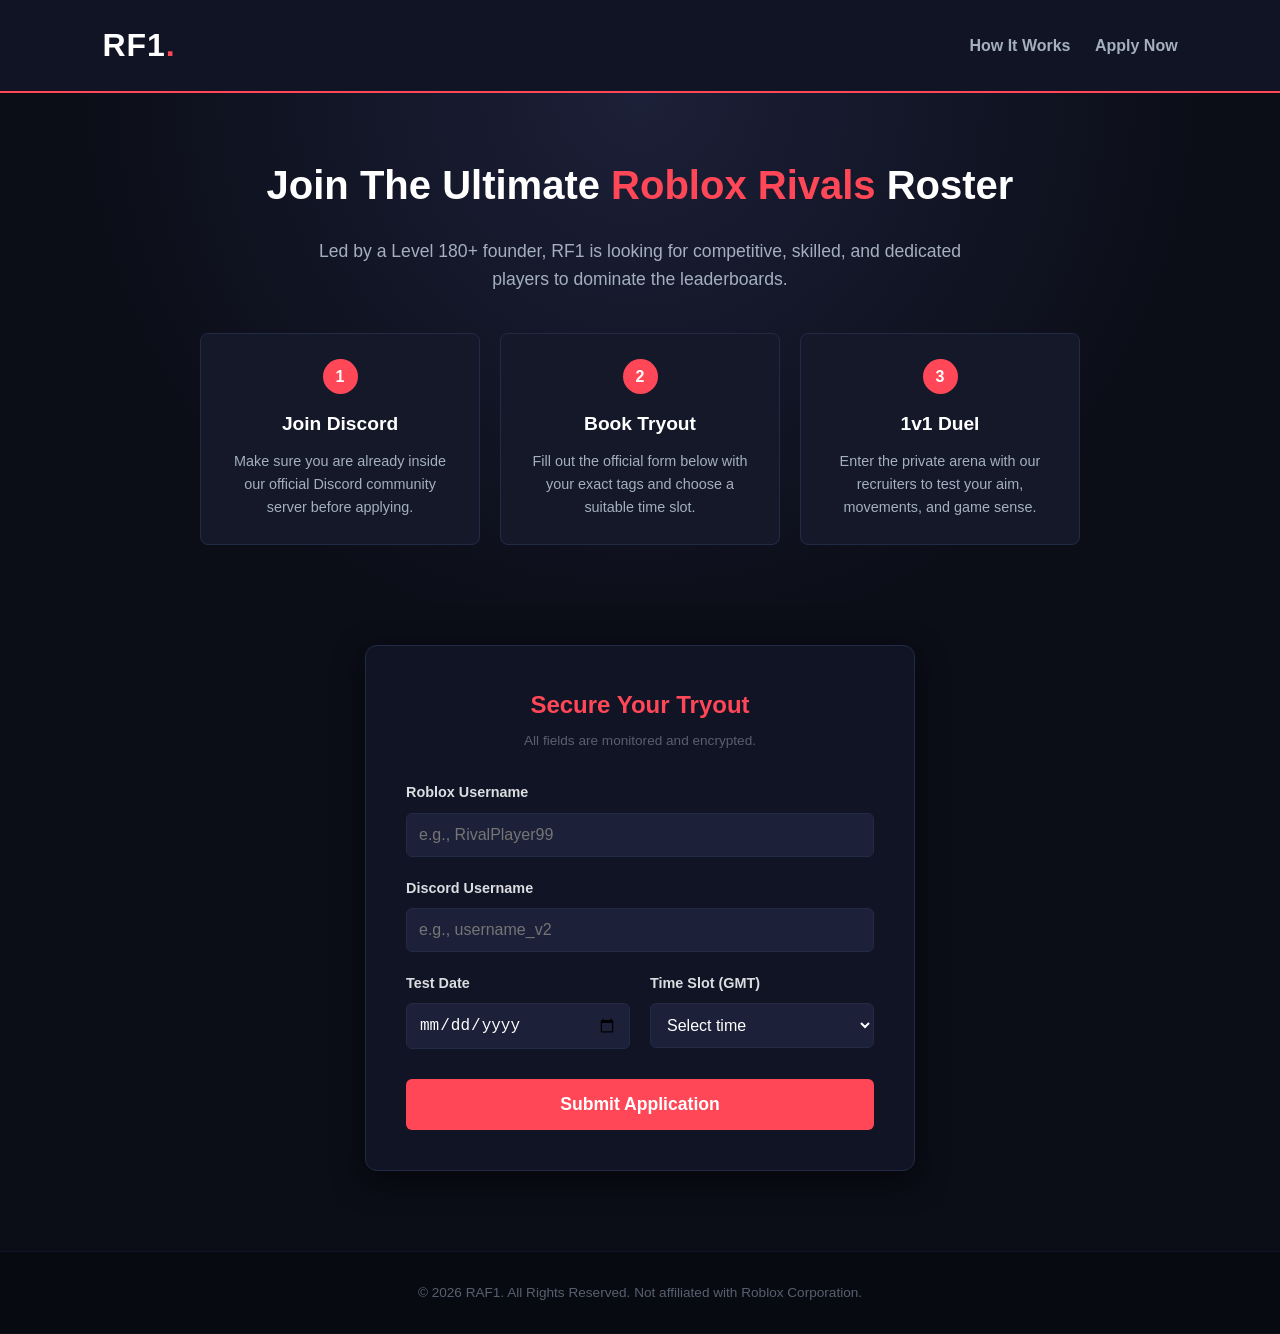
<file: index.html>
<!DOCTYPE html>
<html lang="en">
<head>
    <meta charset="UTF-8">
    <meta name="viewport" content="width=device-width, initial-scale=1.0">
    <title>RF1 - Clan Recruitment</title>
    <link rel="stylesheet" href="style.css">
</head>
<body>

    <!-- HEADER -->
    <header class="main-header">
        <div class="logo">RF1<span>.</span></div>
        <nav class="nav-links">
            <a href="#how-it-works">How It Works</a>
            <a href="#apply-form">Apply Now</a>
        </nav>
    </header>

    <!-- HERO SECTION (EXPLANATIONS) -->
    <section class="hero-section" id="how-it-works">
        <div class="hero-content">
            <h1>Join The Ultimate <span>Roblox Rivals</span> Roster</h1>
            <p class="hero-desc">Led by a Level 180+ founder, RF1 is looking for competitive, skilled, and dedicated players to dominate the leaderboards.</p>
            
            <div class="steps-container">
                <div class="step-card">
                    <div class="step-num">1</div>
                    <h3>Join Discord</h3>
                    <p>Make sure you are already inside our official Discord community server before applying.</p>
                </div>
                <div class="step-card">
                    <div class="step-num">2</div>
                    <h3>Book Tryout</h3>
                    <p>Fill out the official form below with your exact tags and choose a suitable time slot.</p>
                </div>
                <div class="step-card">
                    <div class="step-num">3</div>
                    <h3>1v1 Duel</h3>
                    <p>Enter the private arena with our recruiters to test your aim, movements, and game sense.</p>
                </div>
            </div>
        </div>
    </section>

    <!-- FORM SECTION -->
    <section class="form-section" id="apply-form">
        <div class="form-container">
            <h2>Secure Your Tryout</h2>
            <p class="subtitle">All fields are monitored and encrypted.</p>
            
            <!-- FORM CONNECTED TO WEB3FORMS -->
            <form action="https://api.web3forms.com/submit" method="POST">
                
                <!-- Web3Forms Access Key activated -->
                <input type="hidden" name="access_key" value="a7346110-675b-45d4-b980-ed89ae3de373">
                
                <!-- ATTENTION : Remplace bien cette URL par le vrai lien en ligne de ton success.html -->
                <input type="hidden" name="redirect" value="https://raf1off.github.io/success.html">
                
                <input type="hidden" name="subject" value="New RF1 Tryout Application!">

                <div class="input-group">
                    <label for="roblox">Roblox Username</label>
                    <input type="text" id="roblox" name="Roblox Username" placeholder="e.g., RivalPlayer99" required>
                </div>

                <div class="input-group">
                    <label for="discord">Discord Username</label>
                    <input type="text" id="discord" name="Discord Username" placeholder="e.g., username_v2" required>
                </div>

                <div class="input-row">
                    <div class="input-group">
                        <label for="date">Test Date</label>
                        <input type="date" id="date" name="Test Date" required>
                    </div>

                    <div class="input-group">
                        <label for="time">Time Slot (GMT)</label>
                        <select id="time" name="Time Slot" required>
                            <option value="" disabled selected>Select time</option>
                            <option value="14:00 - 15:00">14:00 - 15:00</option>
                            <option value="15:00 - 16:00">15:00 - 16:00</option>
                            <option value="16:00 - 17:00">16:00 - 17:00</option>
                            <option value="18:00 - 19:00">18:00 - 19:00</option>
                            <option value="20:00 - 21:00">20:00 - 21:00</option>
                        </select>
                    </div>
                </div>

                <button type="submit" class="submit-btn">Submit Application</button>
            </form>
        </div>
    </section>

    <!-- FOOTER -->
    <footer class="main-footer">
        <p>&copy; 2026 RAF1. All Rights Reserved. Not affiliated with Roblox Corporation.</p>
    </footer>

    <script src="script.js"></script>
</body>
</html>
</file>
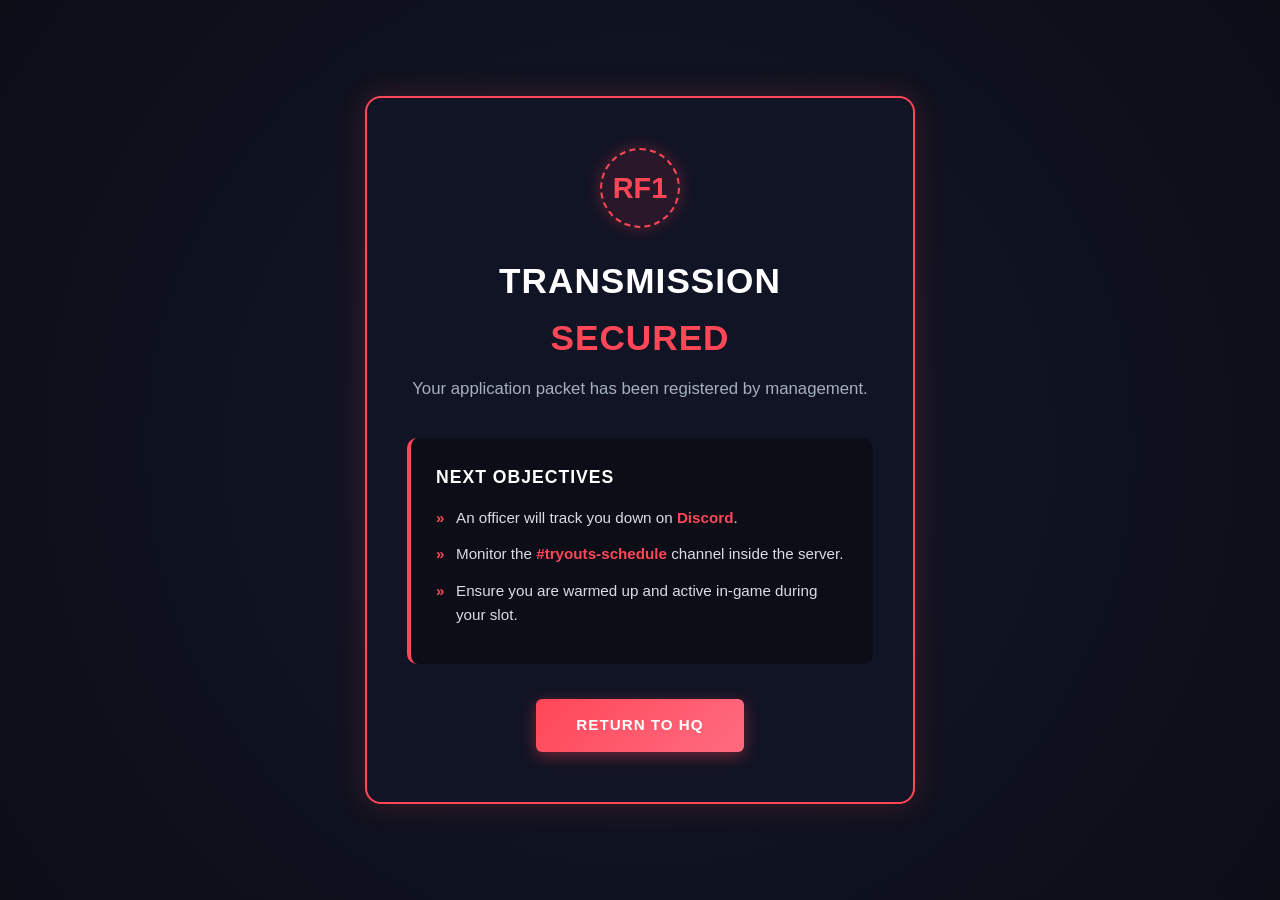
<file: success.html>
<!DOCTYPE html>
<html lang="en">
<head>
    <meta charset="UTF-8">
    <meta name="viewport" content="width=device-width, initial-scale=1.0">
    <title>Application Received! - RF1</title>
    <link rel="stylesheet" href="style.css">
    <style>
        /* Modernized Cyberpunk E-sports Look for Success Page */
        .success-wrapper {
            display: flex;
            justify-content: center;
            align-items: center;
            min-height: 100vh;
            background: radial-gradient(circle at center, #141829 0%, #0b0d17 100%);
            padding: 20px;
        }

        .success-card {
            background-color: #111424;
            padding: 50px 40px;
            border-radius: 16px;
            text-align: center;
            max-width: 550px;
            width: 100%;
            border: 2px solid #ff4757; /* Matches RF1 Red theme */
            box-shadow: 0 0 30px rgba(255, 71, 87, 0.2);
            position: relative;
            overflow: hidden;
        }

        /* Animated Glowing Target Icon instead of a generic tick */
        .success-badge {
            width: 80px;
            height: 80px;
            margin: 0 auto 25px auto;
            background: rgba(255, 71, 87, 0.1);
            border: 2px dashed #ff4757;
            border-radius: 50%;
            display: flex;
            align-items: center;
            justify-content: center;
            font-size: 1.8rem;
            color: #ff4757;
            font-weight: 900;
            box-shadow: 0 0 15px rgba(255, 71, 87, 0.3);
            animation: spinTarget 10s linear infinite;
        }

        @keyframes spinTarget {
            100% { transform: rotate(300deg); }
        }

        .success-card h1 {
            font-size: 2.2rem;
            font-weight: 800;
            letter-spacing: 1px;
            margin-bottom: 10px;
            text-transform: uppercase;
        }

        .success-card h1 span {
            color: #ff4757;
        }

        .success-card p {
            color: #a4b0be;
            font-size: 1.05rem;
            margin-bottom: 35px;
        }

        /* Clean Tactical Next Steps Card */
        .next-steps {
            background-color: #0b0d17;
            padding: 25px;
            border-radius: 10px;
            text-align: left;
            margin-bottom: 35px;
            border-left: 4px solid #ff4757;
        }

        .next-steps h4 {
            color: #ffffff;
            font-size: 1.1rem;
            text-transform: uppercase;
            letter-spacing: 1px;
            margin-bottom: 15px;
            font-weight: 700;
        }

        .next-steps ul {
            list-style: none;
            color: #dcdde1;
            font-size: 0.95rem;
        }

        .next-steps li {
            margin-bottom: 12px;
            position: relative;
            padding-left: 20px;
        }

        /* Custom list markers */
        .next-steps li::before {
            content: "»";
            position: absolute;
            left: 0;
            color: #ff4757;
            font-weight: bold;
        }

        .next-steps strong {
            color: #ff4757;
        }

        /* Sleek Button */
        .back-btn {
            display: inline-block;
            background: linear-gradient(135deg, #ff4757 0%, #ff6b81 100%);
            color: white;
            text-decoration: none;
            padding: 14px 40px;
            border-radius: 6px;
            font-weight: 700;
            text-transform: uppercase;
            letter-spacing: 1px;
            font-size: 0.95rem;
            transition: transform 0.2s, box-shadow 0.2s;
            box-shadow: 0 4px 15px rgba(255, 71, 87, 0.4);
        }

        .back-btn:hover {
            transform: translateY(-2px);
            box-shadow: 0 6px 20px rgba(255, 71, 87, 0.6);
        }
    </style>
</head>
<body>
    <div class="success-wrapper">
        <div class="success-card">
            <!-- Animated competitive crosshair badge -->
            <div class="success-badge">RF1</div>
            
            <h1>Transmission <span>Secured</span></h1>
            <p>Your application packet has been registered by management.</p>
            
            <div class="next-steps">
                <h4>Next Objectives</h4>
                <ul>
                    <li>An officer will track you down on <strong>Discord</strong>.</li>
                    <li>Monitor the <strong>#tryouts-schedule</strong> channel inside the server.</li>
                    <li>Ensure you are warmed up and active in-game during your slot.</li>
                </ul>
            </div>

            <a href="index.html" class="back-btn">Return To HQ</a>
        </div>
    </div>
</body>
</html>
</file>
<file: style.css>
/* --- GLOBAL STYLES --- */
* {
    box-sizing: border-box;
    margin: 0;
    padding: 0;
    scroll-behavior: smooth;
}

body {
    background-color: #0b0d17;
    color: #ffffff;
    font-family: 'Segoe UI', Arial, sans-serif;
    line-height: 1.6;
}

/* --- HEADER --- */
.main-header {
    display: flex;
    justify-content: space-between;
    align-items: center;
    padding: 20px 8%;
    background-color: #111424;
    border-bottom: 2px solid #ff4757;
}

.logo {
    font-size: 2rem;
    font-weight: 900;
    letter-spacing: 1px;
}

.logo span {
    color: #ff4757;
}

.nav-links a {
    color: #a4b0be;
    text-decoration: none;
    margin-left: 20px;
    font-weight: 600;
    transition: color 0.3s;
}

.nav-links a:hover {
    color: #ff4757;
}

/* --- HERO SECTION --- */
.hero-section {
    padding: 60px 8%;
    text-align: center;
    background: radial-gradient(circle at top, #1c2038 0%, #0b0d17 70%);
}

.hero-section h1 {
    font-size: 2.5rem;
    margin-bottom: 20px;
    font-weight: 800;
}

.hero-section h1 span {
    color: #ff4757;
}

.hero-desc {
    max-width: 700px;
    margin: 0 auto 40px auto;
    color: #a4b0be;
    font-size: 1.1rem;
}

.steps-container {
    display: flex;
    justify-content: center;
    gap: 20px;
    flex-wrap: wrap;
    margin-top: 20px;
}

.step-card {
    background-color: #141829;
    padding: 25px;
    border-radius: 8px;
    width: 280px;
    border: 1px solid #232a45;
}

.step-num {
    background-color: #ff4757;
    width: 35px;
    height: 35px;
    border-radius: 50%;
    display: flex;
    align-items: center;
    justify-content: center;
    font-weight: bold;
    margin: 0 auto 15px auto;
}

.step-card h3 {
    margin-bottom: 10px;
    font-size: 1.2rem;
}

.step-card p {
    font-size: 0.9rem;
    color: #a4b0be;
}

/* --- FORM SECTION --- */
.form-section {
    padding: 40px 8% 80px 8%;
    display: flex;
    justify-content: center;
}

.form-container {
    background-color: #111424;
    padding: 40px;
    border-radius: 12px;
    width: 100%;
    max-width: 550px;
    border: 1px solid #232a45;
    box-shadow: 0 10px 30px rgba(0,0,0,0.5);
}

.form-container h2 {
    text-align: center;
    color: #ff4757;
    margin-bottom: 5px;
}

.subtitle {
    text-align: center;
    font-size: 0.85rem;
    color: #57606f;
    margin-bottom: 30px;
}

.input-group {
    margin-bottom: 20px;
    display: flex;
    flex-direction: column;
}

.input-row {
    display: flex;
    gap: 20px;
}

.input-row .input-group {
    flex: 1;
}

label {
    margin-bottom: 8px;
    font-size: 0.9rem;
    font-weight: 600;
    color: #dcdde1;
}

input, select {
    background-color: #1c2038;
    border: 1px solid #232a45;
    color: #fff;
    padding: 12px;
    border-radius: 6px;
    font-size: 1rem;
    outline: none;
    transition: border 0.3s;
    width: 100%;
}

input:focus, select:focus {
    border-color: #ff4757;
}

.submit-btn {
    background-color: #ff4757;
    color: white;
    border: none;
    padding: 15px;
    width: 100%;
    border-radius: 6px;
    font-size: 1.1rem;
    font-weight: bold;
    cursor: pointer;
    transition: background 0.2s;
    margin-top: 10px;
}

.submit-btn:hover {
    background-color: #ff6b81;
}

/* --- FOOTER --- */
.main-footer {
    text-align: center;
    padding: 30px 8%;
    background-color: #080a12;
    color: #57606f;
    font-size: 0.85rem;
    border-top: 1px solid #111424;
}
</file>
